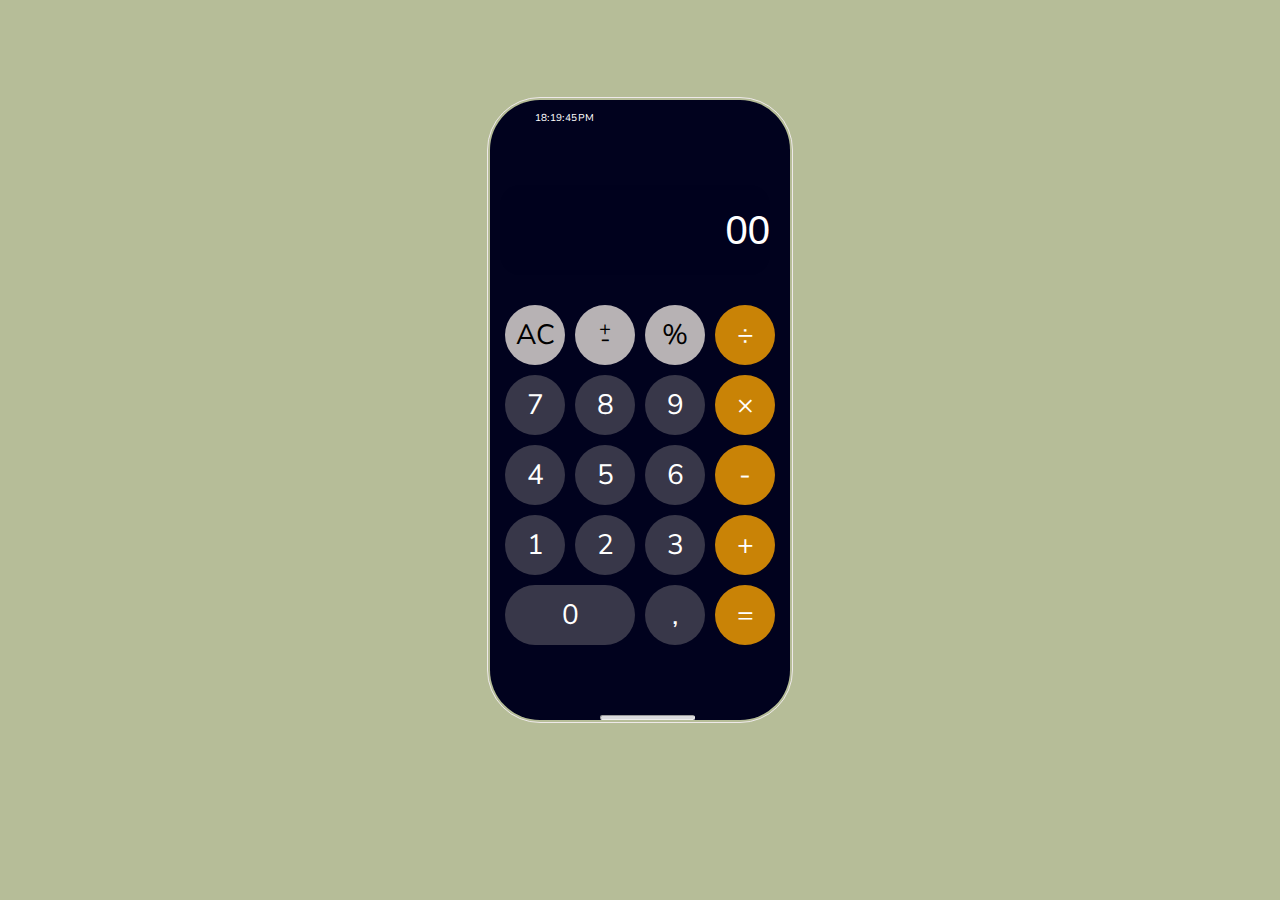
<file: index.html>
<!DOCTYPE html>
<html lang="en">
  <head>
    <meta charset="UTF-8" />
    <meta http-equiv="X-UA-Compatible" content="IE=edge" />
    <meta name="viewport" content="width=device-width, initial-scale=1.0" />
    <link
      rel="stylesheet"
      href="https://cdnjs.cloudflare.com/ajax/libs/font-awesome/6.4.0/css/all.min.css"
      integrity="sha512-iecdLmaskl7CVkqkXNQ/ZH/XLlvWZOJyj7Yy7tcenmpD1ypASozpmT/E0iPtmFIB46ZmdtAc9eNBvH0H/ZpiBw=="
      crossorigin="anonymous"
      referrerpolicy="no-referrer"
    />
    <link
      rel="shortcut icon"
      href="images/calculator-2017-10-10.png"
      type="image/x-icon"
    />
    <link rel="stylesheet" href="style/calculator.css" />
    <title>Calculator</title>
  </head>
  <body>
    <main class="main">
      <!-- ? SECTİON CALL__TOP PART START -->
      <section class="cal__top">
        <!-- Time part -->
        <div class="cal__item">
          <div class="cal__time">
            <div class="clock">
      

              <div class="hour" >
                <span id="hour">00</span><span>:</span>
               
              </div>
        
              <div class="minute" >
                 <span id="minute">00</span><span>:</span>
                
              </div>
        
              <div class="second" >
                <span id="second">00</span>
                
              </div>
        
              <div class="ampm" >
                <span id="ampm">AM</span>
              </div>
            </div>
          </div>
          <!-- Sembol part -->
          <div class="cal__sembol">
            <i class="fa-solid fa-signal"></i>
            <i class="fa-solid fa-wifi"></i>
          </div>
        </div>
      </section>
      <!-- ? SECTİON CALL__TOP PART END -->

      <!-- ? SECTİON CALL__INPUT PART START -->
      <section class="cal__input" id="input">
      <input type="text" id="cal__input" value="0">
      </section>
       <!-- ? SECTİON CALL__INPUT PART END -->

<!-- ? SECTİON CALL__NUMBER PART START -->
      <section class="cal__number" id="number">
        <!-- number -->
<div class="div div__item1 gray">AC</div>
<div class="div div__item2 gray"><span id="arti">+</span> <span id="eksi">-</span></div>
<div class="div div__item3 gray">%</div>
<div class="div div__item4 orange">÷</div>
<div class="div div__item5 number">7</div>
<div class="div div__item6 number">8</div>
<div class="div div__item7 number">9</div>
<div class="div div__item8 orange">×</div>
<div class="div div__item9  number">4</div>
<div class="div div__item10 number">5</div>
<div class="div div__item11 number">6</div>
<div class="div div__item12 orange">-</div>
<div class="div div__item13  number">1</div>
<div class="div div__item14  number">2</div>
<div class="div div__item15  number">3</div>
<div class="div div__item16 orange">+</div>
<div class="div div__item17 number">0</div>
<div class="div div__item18 number">,</div>
<div class="div div__item19 orange">=</div>


      </section>
      <!-- ? SECTİON CALL__NUMBER PART END -->
      <section class="cal__bottom">
           <hr>
      </section>
    </main>
    <script src="app/app.js"></script>
  </body>
</html>
</file>
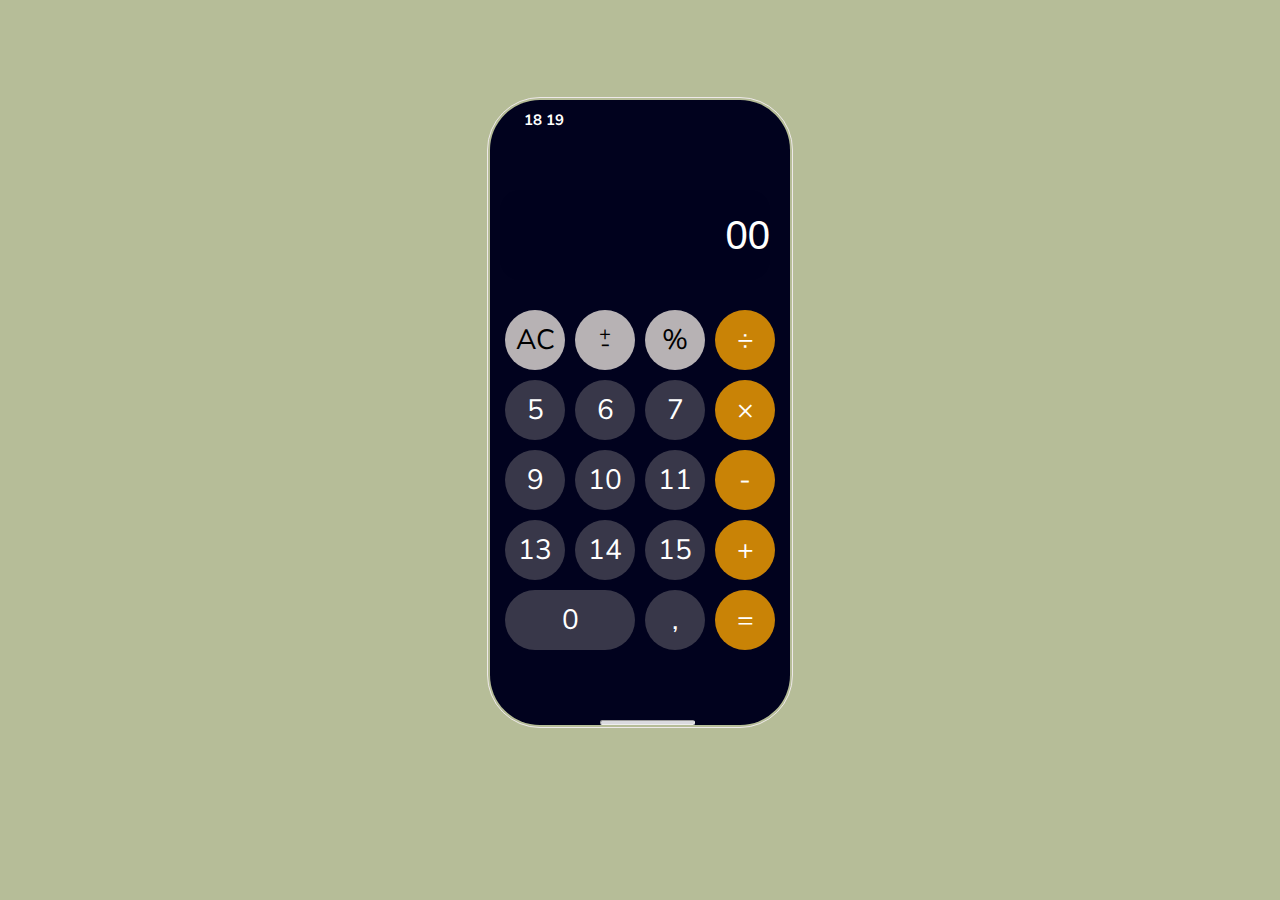
<file: calculator.html>
<!DOCTYPE html>
<html lang="en">
  <head>
    <meta charset="UTF-8" />
    <meta http-equiv="X-UA-Compatible" content="IE=edge" />
    <meta name="viewport" content="width=device-width, initial-scale=1.0" />
    <link
      rel="stylesheet"
      href="https://cdnjs.cloudflare.com/ajax/libs/font-awesome/6.4.0/css/all.min.css"
      integrity="sha512-iecdLmaskl7CVkqkXNQ/ZH/XLlvWZOJyj7Yy7tcenmpD1ypASozpmT/E0iPtmFIB46ZmdtAc9eNBvH0H/ZpiBw=="
      crossorigin="anonymous"
      referrerpolicy="no-referrer"
    />
    <link
      rel="shortcut icon"
      href="images/calculator-2017-10-10.png"
      type="image/x-icon"
    />
    <link rel="stylesheet" href="style/calculator.css" />
    <title>Calculator</title>
  </head>
  <body>
    <main class="main">
      <!-- ? SECTİON CALL__TOP PART START -->
      <section class="cal__top">
        <!-- Time part -->
        <div class="cal__item">
          <div class="cal__time">
            <h2><span id="hour">09</span> <span id="minute">41</span></h2>
          </div>
          <!-- Sembol part -->
          <div class="cal__sembol">
            <i class="fa-solid fa-signal"></i>
            <i class="fa-solid fa-wifi"></i>
          </div>
        </div>
      </section>
      <!-- ? SECTİON CALL__TOP PART END -->

      <!-- ? SECTİON CALL__INPUT PART START -->
      <section class="cal__input" id="input">
      <input type="text" id="cal__input" value="0">
      </section>
       <!-- ? SECTİON CALL__INPUT PART END -->

<!-- ? SECTİON CALL__NUMBER PART START -->
      <section class="cal__number" id="number">
<div class="div div__item1 gray">AC</div>
<div class="div div__item2 gray"><span id="arti">+</span> <span id="eksi">-</span></div>
<div class="div div__item3 gray">%</div>
<div class="div div__item4 orange">÷</div>
<div class="div div__item5 number">5</div>
<div class="div div__item6 number">6</div>
<div class="div div__item7 number">7</div>
<div class="div div__item8 orange">×</div>
<div class="div div__item9  number">9</div>
<div class="div div__item10 number">10</div>
<div class="div div__item11 number">11</div>
<div class="div div__item12 orange">-</div>
<div class="div div__item13  number">13</div>
<div class="div div__item14  number">14</div>
<div class="div div__item15  number">15</div>
<div class="div div__item16 orange">+</div>
<div class="div div__item17 number">0</div>
<div class="div div__item18 number">,</div>
<div class="div div__item19 orange">=</div>


      </section>
      <!-- ? SECTİON CALL__NUMBER PART END -->
      <section class="cal__bottom">
           <hr>
      </section>
    </main>
    <script src="app/app.js"></script>
  </body>
</html>
</file>
<file: style/calculator.css>
@import url("https://fonts.googleapis.com/css2?family=Lato:ital,wght@0,400;0,700;1,700&family=Nunito+Sans:wght@500&family=Poppins:wght@100;300;400;500;600&family=Raleway:ital,wght@0,600;0,700;0,800;1,500;1,600;1,800&family=Rubik+Vinyl&family=Sorts+Mill+Goudy:ital@1&family=Wix+Madefor+Text:ital,wght@0,500;0,600;1,500&display=swap");

:root {
  /*! Colors */
  --white: #ffd;
  --black: hsl(238, 94%, 6%);
  --green: hsl(180, 83%, 24%);
  --green-light: hsl(180, 83%, 40%);
  --olive: hsl(72, 22%, 67%);
  --yellow-dark: hsl(39, 84%, 53%);
  --orange-dark: hsl(15, 98%, 30%);
  --orange-vivid: hsl(15, 98%, 50%);
  --orange-light: hsl(15, 90%, 65%);

  /*! Font-Families  */
  --ff-roboto: "Roboto", sans-serif;
  --ff-smokum: "Smokum", cursive;
  --ff-nunito: "Nunito Sans", sans-serif;

  /*! Font-Sizes  */
  --fs-3xl: 3rem;
  --fs-2xl: 2rem;
  --fs-xl: 1.8rem;
  --fs-lg: 1.4rem;
  --fs-md: 1rem;
  --fs-xs: 0.6rem;
  --fs-sm: 0.9rem;

  /*! Shadows  */
  --shadow-light: 0 0 10px rgba(0, 0, 0, 0.3);
  --shadow-dark: 0 0 10px rgba(0, 0, 0, 0.6);
}

* {
  margin: 0;
  padding: 0;
  box-sizing: border-box;
}

html {
  font-size: 62.5%;
  font-family: var(--ff-nunito);
}
body {
  background-color: var(--olive);
}

.main {
  background-color: var(--black);
  color: #fff;
  width: 30rem;

  border-radius: 50px;
  margin: 10rem auto;
  outline: 1.5px solid #eee9e9;
  outline-offset: 2px;

 
}
.cal__item {
  display: flex;
  justify-content: space-between;
  padding: 10px;
  border-radius: 50px;
  width: 25rem;
  margin-left: 24px;
 
}
.clock{
  display: flex;
  justify-content: space-between;
  margin-left: 10px;
}
.clock div{
  padding: 0.5px;
}
.cal__input input {
  width: 27rem;
  height: 10vh;
  font-size: 4rem;
  border-radius: 20px;
  border: none;
  outline: none;
  text-align: end;
  margin-left: 10px;
  margin-top: 50px;
  background-color: rgba(0, 0, 0, 0.02);
  color: #fff;
}
.cal__number {
  display: grid;
  grid-template-columns: repeat(4, 1fr);
  grid-template-rows: 60px 60px 60px 60px 60px;
  margin: 0 auto;
  width: 90%;
  gap: 10px;
  margin-top: 30px;
}
.cal__number .div {
  background-color: #fff;
  color: black;
  border-radius: 50%;
  display: flex;
  justify-content: center;
  align-items: center;
  font-size: 2.8rem;
  font-weight: 400;

}
.div__item2 {
  display: flex;
  flex-direction: column;
  justify-content: center;
  align-items: center;
  position: relative;
}

.div__item2 #arti {
  position: absolute;
  top: 10px;
  font-size: 2rem;
}
.div__item2 #eksi {
  position: absolute;
  bottom: 9px;
  font-size: 2.5rem;
}
.div__item17 {
  grid-column-start: 1;
  grid-column-end: 3;
  border-radius: 30px !important;
}

.orange {
  background-color: rgba(255, 166, 0, 0.788) !important;
  color: #fff !important;
  font-size: 2.8rem;
}
.gray {
  background-color: #c9c4c4e8 !important;
}
.number {
  background-color: #9e97975b !important;
  color: #fff !important;
}
.number:hover,
.gray:hover,
.orange:hover {
  cursor: pointer;
  opacity: 0.6;
  transition: all 0.2s ease;
}

.cal__bottom {
margin-top: 70px;
margin-left: 110px;
    
}

.cal__bottom hr{
  width: 50%;
  height: 5px;
  background-color: #ffffffda;
  border-radius: 40px;
}
</file>
